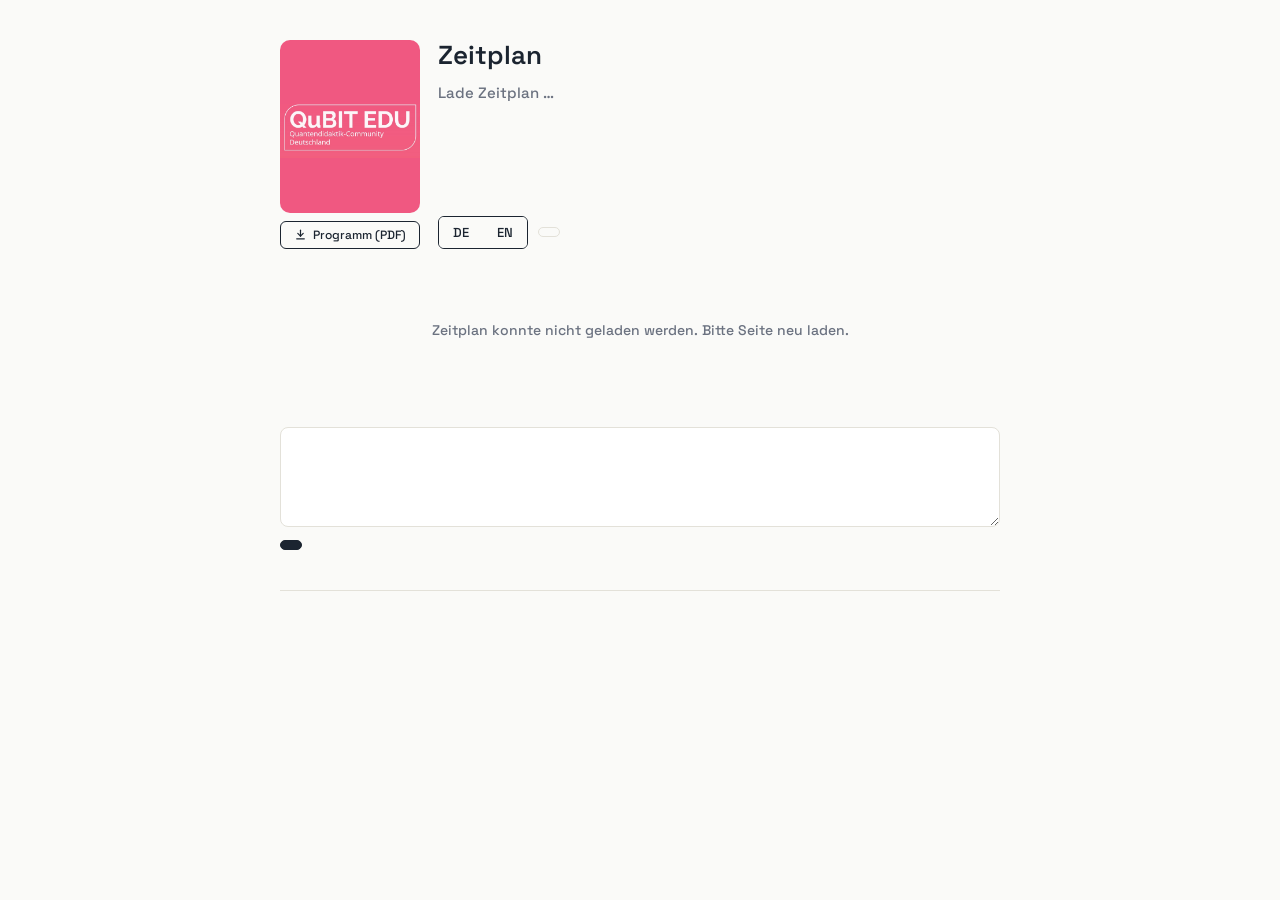
<file: index.html>
<!DOCTYPE html>
<html lang="de">
<head>
<meta charset="UTF-8">
<meta name="viewport" content="width=device-width, initial-scale=1.0">
<title>quBit · Zeitplan</title>
<link rel="stylesheet" href="fonts.css">
<script src="vendor/papaparse.min.js"></script>
<style>
  :root{
    --ink:#1B2430;
    --paper:#FAFAF8;
    --card:#FFFFFF;
    --slate:#6B7280;
    --border:#E3E1D9;
    --rail:#C9C6BA;
    --brand:#00549F;
    --red:#B0332E;
    --amber-bg:#FBEFD9;
    --amber-fg:#8A5A16;
  }
  *{box-sizing:border-box;}
  body{
    margin:0;
    background:var(--paper);
    color:var(--ink);
    font-family:'Space Grotesk',system-ui,sans-serif;
    -webkit-font-smoothing:antialiased;
  }
  .wrap{max-width:760px;margin:0 auto;padding:2.5rem 1.25rem 4rem;}
  header{margin-bottom:1.5rem;}
  .eyebrow{
    font-family:'IBM Plex Mono',monospace;
    font-size:12px;
    letter-spacing:0.08em;
    text-transform:uppercase;
    color:var(--slate);
    margin:0 0 6px;
  }
  .header-row{display:flex;align-items:stretch;gap:18px;}
  .venue-line{
    display:flex;flex-direction:column;align-items:flex-start;gap:1px;
    font-family:'IBM Plex Mono',monospace;font-size:12px;color:var(--slate);
    margin:0 0 6px;
  }
  .venue-line .venue-top{display:flex;align-items:center;gap:5px;}
  .venue-line .venue-addr{margin-left:17px;}
  .venue-line svg{flex-shrink:0;color:var(--slate);}
  .venue-line a{color:var(--slate);text-decoration:underline;}
  .venue-line a:hover{color:var(--brand);}
  .site-logo{
    height:auto;
    width:auto;
    max-width:140px;
    align-self:stretch;
    object-fit:contain;
    border-radius:10px;
    flex-shrink:0;
  }
  .header-text{display:flex;flex-direction:column;justify-content:flex-start;min-width:0;}
  .logo-col{display:flex;flex-direction:column;gap:8px;flex-shrink:0;width:140px;}
  .logo-col .site-logo{flex:1;min-height:0;width:100%;max-width:100%;align-self:auto;}
  .pdf-btn{display:flex;align-items:center;justify-content:center;gap:6px;
    font-family:'Space Grotesk',sans-serif;font-size:12px;font-weight:500;
    color:var(--ink);background:transparent;border:1px solid var(--ink);border-radius:6px;
    padding:5px 8px;text-decoration:none;white-space:nowrap;}
  .pdf-btn:hover{background:var(--ink);color:var(--paper);}
  .header-text .toolbar{margin-top:auto;padding-top:10px;}
  h1{font-size:26px;font-weight:600;margin:0 0 6px;line-height:1.2;}
  .subtitle{font-size:15px;color:var(--slate);margin:0;}

  .toolbar{display:flex;align-items:center;gap:10px;margin-top:1.25rem;flex-wrap:wrap;}
  button{
    font-family:'Space Grotesk',sans-serif;font-size:13px;font-weight:500;
    border:1px solid var(--ink);background:var(--paper);color:var(--ink);
    padding:7px 14px;border-radius:6px;cursor:pointer;
  }
  button:hover{opacity:0.85;}
  button.small{padding:4px 10px;font-size:12px;}
  button.primary{background:var(--ink);color:var(--paper);}
  button.ghost{border-color:var(--border);color:var(--slate);background:transparent;}
  .lang-switch{display:flex;border:1px solid var(--ink);border-radius:6px;overflow:hidden;}
  .lang-switch button{
    font-family:'Space Grotesk',sans-serif;font-size:13px;font-weight:500;
    border:none;border-radius:0;background:var(--paper);color:var(--ink);padding:7px 14px;cursor:pointer;
  }
  .lang-switch button.active{background:var(--ink);color:var(--paper);}
  .lang-switch button:hover{opacity:0.85;}
  .feedback-jump{white-space:nowrap;}

  .announcement{
    margin-top:1.25rem;
    background:var(--amber-bg);
    color:var(--amber-fg);
    border:1px solid #E8C888;
    border-radius:8px;
    padding:12px 14px;
    font-size:13px;
    line-height:1.5;
  }
  .announcement b{display:block;font-family:'IBM Plex Mono',monospace;font-size:11px;text-transform:uppercase;letter-spacing:0.05em;margin-bottom:4px;}

  .tabs{display:flex;gap:6px;border-bottom:1px solid var(--border);margin:2rem 0 1.25rem;flex-wrap:wrap;}
  .tab{
    font-family:'IBM Plex Mono',monospace;font-size:13px;padding:9px 14px;color:var(--slate);
    cursor:pointer;border-bottom:2px solid transparent;margin-bottom:-1px;background:none;border-top:none;border-left:none;border-right:none;
  }
  .tab.active{color:var(--ink);border-bottom-color:var(--ink);font-weight:500;}

  .track-columns-header{display:grid;grid-template-columns:1fr 1fr;gap:10px;margin-bottom:8px;}
  .track-columns-header span{
    display:block;text-align:center;
    font-family:'IBM Plex Mono',monospace;font-size:11px;text-transform:uppercase;letter-spacing:0.05em;
    color:var(--slate);padding:0 0 6px;border-bottom:1px solid var(--border);
  }
  .track-row{display:grid;grid-template-columns:1fr 1fr;gap:10px;margin-bottom:10px;align-items:start;}
  .track-col{display:flex;flex-direction:column;gap:10px;min-width:0;}
  .track-col .session{margin-bottom:0;}
  @media (max-width:520px){
    .track-row{grid-template-columns:1fr;}
    .track-columns-header{display:none;}
  }

  .session{
    background:var(--card);
    border:1px solid var(--border);
    border-radius:10px;
    margin-bottom:10px;
    overflow:hidden;
  }
  .session.changed{border-color:#D9A441;}
  .session-head{display:flex;align-items:center;gap:12px;padding:12px 14px;cursor:pointer;}

  .session.no-details .session-head{cursor:default;}
  .session.full .head-top{justify-content:center;}
  .session.full .stitle{text-align:center;}
  .tag-title{
    font-family:'Source Serif 4',serif;font-size:16px;font-weight:600;
    padding:5px 12px;border-radius:7px;display:inline-block;line-height:1.3;
  }
  .time-badge{font-family:'IBM Plex Mono',monospace;font-size:12px;color:var(--slate);white-space:nowrap;width:100px;flex-shrink:0;}
  .session.full .session-head{display:grid;grid-template-columns:110px 1fr 110px;gap:12px;align-items:center;}
  @media (max-width:520px){
    .session.full .session-head{display:flex;}
  }
  .head-main{flex:1;min-width:0;}
  .head-top{display:flex;align-items:center;gap:8px;flex-wrap:wrap;}
  .head-top-stacked{flex-direction:column;align-items:flex-start;gap:5px;}
  .stitle{font-family:'Source Serif 4',serif;font-size:16px;font-weight:600;margin:0;}
  .tag{font-family:'IBM Plex Mono',monospace;font-size:11px;padding:3px 8px;border-radius:5px;white-space:nowrap;}
  .track-chip{
    font-family:'IBM Plex Mono',monospace;font-size:10px;padding:2px 7px;border-radius:5px;
    border:1px solid var(--border);color:var(--slate);white-space:nowrap;
  }
  .changed-chip{
    font-family:'IBM Plex Mono',monospace;font-size:10px;padding:2px 7px;border-radius:5px;
    background:#F6D98A;color:#5C3E07;white-space:nowrap;
  }
  .chevron{font-size:40px;color:var(--slate);transition:transform 0.15s;flex-shrink:0;line-height:1;}
  .session.open .chevron{transform:rotate(90deg);}
  .session-body{display:none;padding:0 14px 14px 100px;font-size:14px;color:var(--ink);}
  .session-body-wide{padding-left:14px;}
  .session.open .session-body{display:block;}
  .body-line{margin:4px 0;color:var(--slate);font-size:13px;}
  .body-line b{color:var(--ink);font-weight:500;}
  .abstract-text{margin-top:8px;line-height:1.6;white-space:pre-wrap;}
  .session-image{max-width:100%;height:auto;border-radius:8px;margin-top:10px;display:block;}
  .placeholder-text{color:var(--slate);font-style:italic;}
  .hinweis-box{
    background:var(--amber-bg);color:var(--amber-fg);border-radius:6px;padding:8px 10px;
    font-size:13px;margin-bottom:8px;
  }

  .poster-list{border-top:1px solid var(--border);margin-top:2px;}
  .poster-item{border-bottom:1px solid var(--border);}
  .poster-item-head{
    display:flex;align-items:center;gap:10px;padding:10px 0;cursor:pointer;
  }
  .poster-item-flat .poster-item-head{cursor:default;}
  .poster-item-text{flex:1;min-width:0;display:flex;flex-direction:column;gap:2px;}
  .poster-title{font-family:'Source Serif 4',serif;font-size:14px;font-weight:600;line-height:1.35;}
  .poster-author{font-family:'Space Grotesk',sans-serif;font-size:12px;color:var(--slate);}
  .poster-chevron{font-size:18px;color:var(--slate);flex-shrink:0;transition:transform 0.15s;}
  .poster-item.open .poster-chevron{transform:rotate(90deg);}
  .poster-item-body{display:none;padding:0 0 12px;}
  .poster-item.open .poster-item-body{display:block;}
  .poster-item-body .abstract-text{margin-top:0;font-size:13px;}

  .workshop-list{display:grid;grid-template-columns:1fr 1fr;gap:20px;}
  .workshop-list-flat{display:block;}
  .workshop-group-label{
    font-family:'IBM Plex Mono',monospace;font-size:11px;text-transform:uppercase;letter-spacing:0.05em;
    color:var(--slate);margin:0 0 8px;padding-bottom:6px;border-bottom:1px solid var(--border);
  }
  .workshop-item{margin-bottom:12px;}
  .workshop-item:last-child{margin-bottom:0;}
  .workshop-title{font-family:'Source Serif 4',serif;font-size:14px;font-weight:600;margin:0 0 2px;line-height:1.35;}
  .workshop-institution{font-size:12px;color:var(--slate);margin:0;}
  @media (max-width:520px){
    .workshop-list{grid-template-columns:1fr;gap:16px;}
  }

  .lageplan-section{margin-top:2.5rem;}
  .section-title{font-family:'IBM Plex Mono',monospace;font-size:12px;text-transform:uppercase;letter-spacing:0.05em;color:var(--slate);margin:0 0 10px;}
  .lageplan-frame{
    width:100%;height:420px;border:1px solid var(--border);border-radius:10px;overflow:hidden;background:var(--paper);
    transition:height 0.15s;
  }
  .lageplan-frame iframe{width:100%;height:100%;border:none;background:var(--paper);}
  .lageplan-caption{font-size:12px;color:var(--slate);margin-top:6px;}

  .footer-note{margin-top:2.5rem;padding-top:1.25rem;border-top:1px solid var(--border);font-size:12px;color:var(--slate);}
  .feedback-section{margin-top:2.5rem;}
  .feedback-textarea{
    width:100%;min-height:100px;font-family:'Space Grotesk',sans-serif;font-size:14px;
    padding:10px 12px;border:1px solid var(--border);border-radius:8px;
    background:var(--card);color:var(--ink);resize:vertical;box-sizing:border-box;
  }
  .feedback-textarea:focus{outline:1px solid var(--brand);}
  .feedback-row{display:flex;align-items:center;gap:12px;margin-top:8px;}
  .feedback-privacy{font-size:12px;color:var(--slate);margin:8px 0 0;}
  .feedback-privacy a, .legal-links a{color:var(--slate);text-decoration:underline;}
  .legal-links{font-size:12px;color:var(--slate);margin:8px 0 0;}
  .feedback-status{font-size:12px;color:var(--slate);}
  .empty{padding:2rem 0;color:var(--slate);font-size:14px;}
  .state-msg{padding:3rem 0;text-align:center;color:var(--slate);font-size:14px;}
  .sr-only{position:absolute;width:1px;height:1px;overflow:hidden;clip:rect(0,0,0,0);}
</style>
</head>
<body>
<div class="wrap">
  <h1 class="sr-only">quBit-Tagungszeitplan, live aus Google Sheets geladen</h1>

  <header>
    <div class="header-row">
      <div class="logo-col">
        <img src="[data-uri]" alt="QuBIT EDU Logo" class="site-logo">
        <a class="pdf-btn" id="pdfBtn" href="files/QuBIT_EDU_Programmheft_DE.pdf" download="QuBIT_EDU_Programmheft_DE.pdf"><svg width="13" height="13" viewBox="0 0 24 24" fill="none" stroke="currentColor" stroke-width="2.2" stroke-linecap="round" stroke-linejoin="round" aria-hidden="true"><path d="M12 4v11"/><path d="M7 10l5 5 5-5"/><path d="M5 20h14"/></svg><span id="pdfLabel">Programm (PDF)</span></a>
      </div>
      <div class="header-text">
        <h1 id="title">Zeitplan</h1>
        <p class="venue-line" id="venueLine"></p>
        <p class="subtitle" id="subtitle">Wird geladen…</p>

        <div class="toolbar">
          <div class="lang-switch" id="langSwitch">
            <button data-lang="de">DE</button>
            <button data-lang="en">EN</button>
          </div>
          <button class="feedback-jump ghost small" id="feedbackJump"></button>
        </div>
      </div>
    </div>
    <div id="announcementArea"></div>
  </header>

  <div id="mainContent">
    <div class="state-msg" id="loadingMsg">Lade Zeitplan …</div>
  </div>

  <div id="lageplanArea"></div>

  <div class="feedback-section" id="feedbackSection">
    <p class="section-title" id="feedbackTitle"></p>
    <textarea id="feedbackText" class="feedback-textarea"></textarea>
    <div class="feedback-row">
      <button class="small primary" id="feedbackSubmit"></button>
      <span class="feedback-status" id="feedbackStatus"></span>
    </div>
    <p class="feedback-privacy" id="feedbackPrivacy"></p>
  </div>

  <div class="footer-note" id="footerNote"></div>
  <p class="legal-links" id="legalLinks"></p>
</div>

<script>
const SHEET_ID = '1C6HqijXLTJUAFLknmoXQRlZSWyJlxIWYHHjcYpM6uiw';

const TYPES = {
  plenum:          { de:'Plenarvortrag',   en:'Plenary talk',  bg:'#00549F', fg:'#FFFFFF' },
  vortrag:         { de:'Vortrag',         en:'Talk',          bg:'#C7DDF2', fg:'#0B3A66' },
  experimentieren: { de:'Workshop',        en:'Workshop',      bg:'#FDD48F', fg:'#7A4B00' },
  pause:           { de:'Pause',           en:'Break',         bg:'#CFD1D2', fg:'#4A4B4C' },
  pitches:         { de:'Standortpitches', en:'Site pitches',  bg:'#B49AC3', fg:'#3E2A52' },
  abschluss:       { de:'Abschluss',       en:'Closing',       bg:'#006165', fg:'#FFFFFF' },
  poster:          { de:'Postersession',   en:'Poster session',bg:'#B8D698', fg:'#2F4A1C' },
  vernetzung:      { de:'Vernetzung',      en:'Networking',    bg:'#DDEBCE', fg:'#3B4A2C' },
  dinner:          { de:'Dinner',          en:'Dinner',        bg:'#8DC060', fg:'#FFFFFF' },
  sonstiges:       { de:'Sonstiges',       en:'Other',         bg:'#F2F2F2', fg:'#595959' }
};

const STR = {
  de: {
    trackA:'Track A (DE)', trackB:'Track B (EN)', noAbstract:'Kein Abstract hinterlegt.',
    speakerLabel:'Vortragende:', roomLabel:'Raum:', locationLabel:'Ort:', titleLabel:'Titel:', authorsLabel:'Autor:innen:', institutionLabel:'Institution:', hinweisLabel:'Aktueller Hinweis',
    feedbackTitle:'Feedback', feedbackPlaceholder:'Feedback an die Organisation …', feedbackJump:'Feedback',
    feedbackPrivacy:'Hinweise zum Datenschutz', pdfLabel:'Programm (PDF)', pdfFile:'QuBIT_EDU_Programmheft_DE.pdf', privacyLabel:'Datenschutz', imprintLabel:'Impressum',
    feedbackButton:'Senden', feedbackConfirm:'Wirklich absenden?', feedbackSending:'Wird gesendet …',
    feedbackSent:'Danke, angekommen!', feedbackError:'Senden fehlgeschlagen, bitte nochmal versuchen.', feedbackEmpty:'Bitte erst etwas eintragen.',
    footerHint:'Auf einen Programmpunkt tippen, um Details und Abstract aufzuklappen.',
    loading:'Lade Zeitplan …', errorMsg:'Zeitplan konnte nicht geladen werden. Bitte Seite neu laden.',
    ankuendigung:'Ankündigung', lageplan:'Lageplan', changed:'Geändert', noEntries:'Noch keine Programmpunkte.',
    venueName:'Hörsaalzentrum C.A.R.L., 2. Obergeschoss', venueAddress:'Claßenstraße 11, 52072 Aachen'
  },
  en: {
    trackA:'Track A (DE)', trackB:'Track B (EN)', noAbstract:'No abstract yet.',
    speakerLabel:'Speaker:', roomLabel:'Room:', locationLabel:'Location:', titleLabel:'Title:', authorsLabel:'Authors:', institutionLabel:'Institution:', hinweisLabel:'Current note',
    feedbackTitle:'Feedback', feedbackPlaceholder:'Feedback for the organisers …', feedbackJump:'Feedback',
    feedbackPrivacy:'Privacy information', pdfLabel:'Programme (PDF)', pdfFile:'QuBIT_EDU_Programmheft_EN.pdf', privacyLabel:'Privacy policy', imprintLabel:'Legal notice',
    feedbackButton:'Send', feedbackConfirm:'Really send this?', feedbackSending:'Sending …',
    feedbackSent:'Thanks, received!', feedbackError:'Sending failed, please try again.', feedbackEmpty:'Please enter something first.',
    footerHint:'Tap a session to expand details and the abstract.',
    loading:'Loading schedule …', errorMsg:'Could not load the schedule. Please reload the page.',
    ankuendigung:'Announcement', lageplan:'Site map', changed:'Changed', noEntries:'No sessions yet.',
    venueName:'Lecture Hall Centre C.A.R.L., 2nd floor', venueAddress:'Claßenstraße 11, 52072 Aachen'
  }
};

let lang = 'de';
let state = { days: [], lageplan: null, allg: {} };
let activeDayIndex = 0;
const openIds = new Set();
const openPosterIds = new Set();

const el = id => document.getElementById(id);
const t = () => STR[lang];
function pickLang(de, en){
  if(lang === 'de') return de || en || '';
  return en || de || '';
}

const SHEET_GIDS = {
  'Montag': '1074899021',
  'Dienstag': '2010712504',
  'Mittwoch': '716452524',
  'Lageplan': '32789645',
  'Allgemeines': '212944011',
  'Poster': '2015953945',
  'Workshops': '1869257230'
};

function sheetUrl(name){
  const gid = SHEET_GIDS[name];
  return `https://docs.google.com/spreadsheets/d/${SHEET_ID}/export?format=csv&gid=${gid}`;
}

function fetchSheet(name){
  return new Promise((resolve, reject) => {
    Papa.parse(sheetUrl(name), {
      download: true,
      header: true,
      skipEmptyLines: true,
      complete: res => resolve(res.data),
      error: err => reject(err)
    });
  });
}

function buildDay(label_de, label_en, rows){
  const sessions = rows
    .filter(r => (r.Start && r.Start.trim()) || (r.Titel_DE && r.Titel_DE.trim()) || (r.Titel_EN && r.Titel_EN.trim()))
    .map((r, i) => ({
      id: label_de + '-' + i,
      track: (r.Track || '').trim() || 'both',
      start: (r.Start || '').trim(),
      end: (r.Ende || '').trim(),
      type: (r.Typ || '').trim().toLowerCase(),
      title_de: (r.Titel_DE || '').trim(),
      title_en: (r.Titel_EN || '').trim(),
      speaker: (r.Vortragende || '').trim(),
      authors: (r.Autor_innen || '').trim(),
      institution: (r.Institution || '').trim(),
      room: (r.Raum || '').trim(),
      abstract: (r.Abstract || '').trim(),
      abstract_en: (r.Abstract_EN || '').trim(),
      hinweis: (r.Hinweis || '').trim(),
      image: (r.Bild || '').trim(),
      slot: (r.Vortragsnummer || '').toString().trim() || null
    }));
  return { label_de, label_en, sessions };
}

function buildPosters(rows){
  return rows
    .filter(r => (r.Titel_DE && r.Titel_DE.trim()) || (r.Titel_EN && r.Titel_EN.trim()))
    .map((r, i) => ({
      id: 'poster-' + i,
      title_de: (r.Titel_DE || '').trim(),
      title_en: (r.Titel_EN || '').trim(),
      author: (r.Autor_in || '').trim(),
      authors: (r.Autor_innen || '').trim(),
      institution: (r.Institution || '').trim(),
      abstract: (r.Abstract || '').trim(),
      abstract_en: (r.Abstract_EN || '').trim()
    }));
}

function buildWorkshops(rows){
  return rows
    .filter(r => (r.Titel_DE && r.Titel_DE.trim()) || (r.Titel_EN && r.Titel_EN.trim()))
    .map((r, i) => ({
      id: 'workshop-' + i,
      slot: (r.Slot || '').toString().trim() ? parseInt(r.Slot, 10) : null,
      track: (r.Track || '').trim() || 'both',
      title_de: (r.Titel_DE || '').trim(),
      title_en: (r.Titel_EN || '').trim(),
      institution: (r.Institution || '').trim(),
      room: (r.Raum || '').trim()
    }));
}

function fieldMap(rows){
  const map = {};
  rows.forEach(r => {
    if(r.Feld) map[r.Feld.trim()] = (r.Wert || '').trim();
  });
  return map;
}

function driveFileId(link){
  if(!link) return null;
  let m = link.match(/\/d\/([a-zA-Z0-9_-]+)/);
  if(m) return m[1];
  m = link.match(/[?&]id=([a-zA-Z0-9_-]+)/);
  return m ? m[1] : null;
}

function driveEmbedUrl(link){
  if(link && link.startsWith('data:')) return null;
  const id = driveFileId(link);
  if(!id) return null;
  return `https://drive.google.com/file/d/${id}/preview`;
}

function driveImageUrl(link){
  if(!link) return null;
  if(link.startsWith('data:')) return link;
  const id = driveFileId(link);
  if(id) return `https://drive.google.com/thumbnail?id=${id}&sz=w1600`;
  // kein Drive-Link: Datei im Repo (z.B. img/datei.jpg) oder normale Bild-URL direkt verwenden
  return link;
}

async function loadAll(){
  try{
    const [mo, di, mi, lp, allg, po, ws] = await Promise.all([
      fetchSheet('Montag'), fetchSheet('Dienstag'), fetchSheet('Mittwoch'),
      fetchSheet('Lageplan'), fetchSheet('Allgemeines'),
      fetchSheet('Poster'), fetchSheet('Workshops')
    ]);
    state.days = [
      buildDay('Montag', 'Monday', mo),
      buildDay('Dienstag', 'Tuesday', di),
      buildDay('Mittwoch', 'Wednesday', mi)
    ];
    const lpMap = fieldMap(lp);
    state.lageplan = {
      link: lpMap['Bild-/PDF-Link'] || '',
      caption: lpMap['Beschriftung (optional)'] || ''
    };
    state.allg = fieldMap(allg);
    state.posters = buildPosters(po);
    state.workshops = buildWorkshops(ws);
    render();
  }catch(e){
    console.error(e);
    el('mainContent').innerHTML = `<p class="state-msg">${t().errorMsg}</p>`;
  }
}

el('feedbackJump').addEventListener('click', () => {
  el('feedbackSection').scrollIntoView({ behavior: 'smooth', block: 'start' });
  el('feedbackText').focus();
});

el('langSwitch').addEventListener('click', (e) => {
  const btn = e.target.closest('button[data-lang]');
  if(!btn) return;
  lang = btn.dataset.lang;
  render();
});

function timeToMinutes(time){
  if(!time) return 99999;
  const [h, m] = time.split(':').map(Number);
  return h * 60 + m;
}

function trackLabel(track){
  const L = t();
  if(track === 'A') return L.trackA;
  if(track === 'B') return L.trackB;
  return '';
}

function buildWorkshopList(slotKey){
  const L = t();
  const items = (state.workshops || []).filter(w => String(w.slot) === String(slotKey));
  const group = (label, arr) => {
    if(arr.length === 0) return '';
    const rows = arr.map(w => `
      <div class="workshop-item">
        <p class="workshop-title">${escapeHtml(pickLang(w.title_de, w.title_en))}</p>
        <p class="workshop-institution">${[w.institution, w.room].filter(Boolean).map(escapeHtml).join(' · ')}</p>
      </div>
    `).join('');
    return label
      ? `<div class="workshop-group"><p class="workshop-group-label">${label}</p>${rows}</div>`
      : `<div class="workshop-group">${rows}</div>`;
  };
  const aItems = items.filter(w => w.track === 'A');
  const bItems = items.filter(w => w.track === 'B');
  const untracked = items.filter(w => w.track !== 'A' && w.track !== 'B');
  const hasSplit = aItems.length > 0 || bItems.length > 0;
  const html = group(L.trackA, aItems) + group(L.trackB, bItems) + group('', untracked);
  return `<div class="workshop-list${hasSplit ? '' : ' workshop-list-flat'}">${html}</div>`;
}

function buildPosterList(){
  const L = t();
  const items = (state.posters || []).map(p => {
    const ptitle = pickLang(p.title_de, p.title_en);
    const pabstract = pickLang(p.abstract, p.abstract_en);
    const hasAbstract = !!pabstract;
    return `
      <div class="poster-item${hasAbstract ? '' : ' poster-item-flat'}" data-poster-id="${p.id}">
        <div class="poster-item-head">
          <div class="poster-item-text">
            <span class="poster-title">${escapeHtml(ptitle)}</span>
            <span class="poster-author">${escapeHtml(p.author)}${p.institution ? ' · ' + escapeHtml(p.institution) : ''}</span>
          </div>
          ${hasAbstract ? '<span class="poster-chevron">▸</span>' : ''}
        </div>
        ${hasAbstract ? `<div class="poster-item-body">
          ${p.authors ? `<p class="body-line" style="margin-bottom:6px;"><b>${L.authorsLabel}</b> ${escapeHtml(p.authors)}</p>` : ''}
          <div class="abstract-text">${linkifyAbstract(pabstract)}</div>
        </div>` : ''}
      </div>
    `;
  }).join('');
  return `<div class="poster-list">${items}</div>`;
}

function attachPosterListeners(container){
  container.querySelectorAll('.poster-item:not(.poster-item-flat)').forEach(item => {
    item.querySelector('.poster-item-head').addEventListener('click', (e) => {
      e.stopPropagation();
      const id = item.dataset.posterId;
      if(openPosterIds.has(id)) openPosterIds.delete(id); else openPosterIds.add(id);
      item.classList.toggle('open');
    });
    if(openPosterIds.has(item.dataset.posterId)) item.classList.add('open');
  });
}

function buildSessionCard(sess){
  const L = t();
  const type = TYPES[sess.type] || TYPES.sonstiges;
  const title = pickLang(sess.title_de, sess.title_en);
  const isTalk = sess.type === 'vortrag';
  const isPoster = sess.type === 'poster';
  const isWorkshop = sess.type === 'experimentieren' && sess.track === 'both';
  const workshopSlotMatch = isWorkshop ? (sess.title_de + ' ' + sess.title_en).match(/Slot\s*(\d+)/i) : null;
  const workshopSlot = workshopSlotMatch ? workshopSlotMatch[1] : (isWorkshop ? sess.slot : null);
  const hasDetails = isPoster
    ? (state.posters && state.posters.length > 0)
    : isWorkshop
      ? (state.workshops && state.workshops.some(w => String(w.slot) === String(workshopSlot)))
      : !!(sess.speaker || sess.room || sess.abstract || sess.abstract_en || sess.hinweis || sess.image);
  const isFull = sess.track === 'both';
  const hasHinweis = !!sess.hinweis;

  const card = document.createElement('div');
  card.className = 'session' + (isFull ? ' full' : '') + (hasHinweis ? ' changed' : '') + (openIds.has(sess.id) ? ' open' : '') + (hasDetails ? '' : ' no-details');

  const timeText = sess.start ? (sess.end ? `${sess.start} – ${sess.end}` : `${lang === 'de' ? 'ab' : 'from'} ${sess.start}`) : '';
  const trackChip = trackLabel(sess.track) ? `<span class="track-chip">${trackLabel(sess.track)}</span>` : '';
  const changedChip = hasHinweis ? `<span class="changed-chip">${L.changed}</span>` : '';

  const tagHtml = isTalk
    ? `<span class="tag" style="background:${type.bg};color:${type.fg}">${escapeHtml(sess.speaker || type[lang])}</span>`
    : '';
  const talkLabel = isTalk && sess.slot ? `${type[lang]} ${sess.slot}` : title;
  const titleHtml = isTalk
    ? `<p class="stitle">${escapeHtml(talkLabel || '')}</p>`
    : `<span class="tag-title" style="background:${type.bg};color:${type.fg}">${escapeHtml(title || '')}</span>`;
  const chevronHtml = hasDetails ? '<span class="chevron">▸</span>' : '';

  const headTopClass = isTalk ? 'head-top head-top-stacked' : 'head-top';

  card.innerHTML = `
    <div class="session-head">
      <span class="time-badge">${timeText}</span>
      <div class="head-main">
        <div class="${headTopClass}">
          ${titleHtml}
          ${tagHtml}
          ${trackChip}
          ${changedChip}
        </div>
      </div>
      ${chevronHtml}
    </div>
    ${hasDetails ? `
    <div class="session-body${(isPoster || isWorkshop) ? ' session-body-wide' : ''}">
      ${sess.hinweis ? `<div class="hinweis-box"><b>${L.hinweisLabel}:</b> ${escapeHtml(sess.hinweis)}</div>` : ''}
      ${isPoster ? buildPosterList() : isWorkshop ? buildWorkshopList(workshopSlot) : `
        ${sess.speaker ? `<p class="body-line"><b>${L.speakerLabel}</b> ${escapeHtml(sess.speaker)}</p>` : ''}
        ${sess.institution ? `<p class="body-line"><b>${L.institutionLabel}</b> ${escapeHtml(sess.institution)}</p>` : ''}
        ${isTalk ? `<p class="body-line"><b>${L.titleLabel}</b> ${escapeHtml(title || '')}</p>` : ''}
        ${sess.room ? `<p class="body-line"><b>${sess.type === 'dinner' ? L.locationLabel : L.roomLabel}</b> ${sess.type === 'dinner' ? `<a href="https://www.google.com/maps/search/?api=1&query=${encodeURIComponent(sess.room)}" target="_blank" rel="noopener" style="color:inherit;text-decoration:underline;">${escapeHtml(sess.room)}</a>` : escapeHtml(sess.room)}</p>` : ''}
        ${sess.authors ? `<p class="body-line"><b>${L.authorsLabel}</b> ${escapeHtml(sess.authors)}</p>` : ''}
        ${(() => { const a = pickLang(sess.abstract, sess.abstract_en); return a ? `<div class="abstract-text">${linkifyAbstract(a)}</div>` : ''; })()}
        ${sess.image ? `<img src="${driveImageUrl(sess.image)}" alt="" class="session-image" onerror="this.style.display='none';">` : ''}
      `}
    </div>` : ''}
  `;
  if(hasDetails){
    card.querySelector('.session-head').addEventListener('click', () => {
      if(openIds.has(sess.id)) openIds.delete(sess.id); else openIds.add(sess.id);
      card.classList.toggle('open');
    });
    if(isPoster){
      attachPosterListeners(card);
    }
  }
  return card;
}

function groupByStart(sessions){
  const map = new Map();
  sessions.forEach(sess => {
    const key = sess.start || ('_' + sess.id);
    if(!map.has(key)) map.set(key, []);
    map.get(key).push(sess);
  });
  return [...map.values()].sort((a, b) => timeToMinutes(a[0].start) - timeToMinutes(b[0].start));
}

function renderDay(day){
  const wrap = document.createElement('div');
  const L = t();
  if(day.sessions.length === 0){
    wrap.innerHTML = `<p class="empty">${L.noEntries}</p>`;
    return wrap;
  }
  const hasParallelTracks = day.sessions.some(sess => sess.track === 'A' || sess.track === 'B');
  if(hasParallelTracks){
    const header = document.createElement('div');
    header.className = 'track-columns-header';
    header.innerHTML = `<span>${L.trackA}</span><span>${L.trackB}</span>`;
    wrap.appendChild(header);
  }
  const groups = groupByStart(day.sessions);
  groups.forEach(group => {
    const bothArr = group.filter(sess => sess.track === 'both');
    const aArr = group.filter(sess => sess.track === 'A');
    const bArr = group.filter(sess => sess.track === 'B');
    bothArr.forEach(sess => wrap.appendChild(buildSessionCard(sess)));
    if(aArr.length > 0 || bArr.length > 0){
      const row = document.createElement('div');
      row.className = 'track-row';
      const colA = document.createElement('div');
      colA.className = 'track-col';
      aArr.forEach(sess => colA.appendChild(buildSessionCard(sess)));
      const colB = document.createElement('div');
      colB.className = 'track-col';
      bArr.forEach(sess => colB.appendChild(buildSessionCard(sess)));
      row.appendChild(colA);
      row.appendChild(colB);
      wrap.appendChild(row);
    }
  });
  return wrap;
}

function escapeHtml(str){
  const div = document.createElement('div');
  div.textContent = str || '';
  return div.innerHTML;
}

function linkifyAbstract(str){
  const escaped = escapeHtml(str);
  const linkAttrs = 'target="_blank" rel="noopener" style="color:inherit;text-decoration:underline;"';
  const saved = [];
  // [Linktext](https://...) -> verlinktes Wort
  let out = escaped.replace(/\[([^\]]+)\]\((https?:\/\/[^\s)"<]+)\)/g, (m, text, url) => {
    saved.push(`<a href="${url}" ${linkAttrs}>${text}</a>`);
    return `\u0000${saved.length - 1}\u0000`;
  });
  // nackte URLs -> Link
  out = out.replace(/(https?:\/\/[^\s<"\u0000]+)/g, url => {
    const clean = url.replace(/[)\].,;:!?]+$/, '');
    const trail = url.slice(clean.length);
    return `<a href="${clean}" ${linkAttrs}>${clean}</a>${trail}`;
  });
  return out.replace(/\u0000(\d+)\u0000/g, (m, i) => saved[i]);
}

function renderTabs(){
  const tabs = document.createElement('div');
  tabs.className = 'tabs';
  state.days.forEach((day, i) => {
    const tab = document.createElement('button');
    tab.className = 'tab' + (i === activeDayIndex ? ' active' : '');
    tab.textContent = pickLang(day.label_de, day.label_en);
    tab.addEventListener('click', () => {
      activeDayIndex = i;
      try{ localStorage.setItem('qubit-active-day', String(i)); }catch(e){}
      render();
    });
    tabs.appendChild(tab);
  });
  return tabs;
}

function renderLageplan(){
  const area = el('lageplanArea');
  area.innerHTML = '';
  if(!state.lageplan || !state.lageplan.link) return;
  const embed = driveEmbedUrl(state.lageplan.link);
  const imgUrl = driveImageUrl(state.lageplan.link);
  if(!embed && !imgUrl) return;
  const L = t();
  const section = document.createElement('div');
  section.className = 'lageplan-section';
  section.innerHTML = `
    <p class="section-title">${L.lageplan}</p>
    <div class="lageplan-frame">
      <img id="lageplanImg" src="${imgUrl || ''}" alt="Lageplan" style="width:100%;height:100%;object-fit:contain;background:var(--paper);display:block;">
      <iframe id="lageplanFallback" src="${embed || ''}" style="display:none;width:100%;height:100%;border:none;" allow="autoplay"></iframe>
    </div>
    ${state.lageplan.caption ? `<p class="lageplan-caption">${escapeHtml(state.lageplan.caption)}</p>` : ''}
  `;
  const img = section.querySelector('#lageplanImg');
  img.style.objectFit = 'cover';
  img.addEventListener('load', () => {
    const frame = img.closest('.lageplan-frame');
    if(!frame || !img.naturalWidth) return;
    const ratio = img.naturalHeight / img.naturalWidth;
    const computedHeight = Math.round(frame.offsetWidth * ratio);
    frame.style.height = Math.min(computedHeight, 600) + 'px';
    img.style.objectFit = computedHeight > 600 ? 'contain' : 'cover';
  });
  img.addEventListener('error', () => {
    img.style.display = 'none';
    if(embed) section.querySelector('#lageplanFallback').style.display = 'block';
  });
  area.appendChild(section);
}

function render(){
  const L = t();
  const titleKey = lang === 'de' ? 'Titel (DE)' : 'Titel (EN)';
  const subKey = lang === 'de' ? 'Untertitel (DE)' : 'Untertitel (EN)';

  el('venueLine').innerHTML = `
    <span class="venue-top"><svg width="12" height="12" viewBox="0 0 24 24" xmlns="http://www.w3.org/2000/svg"><path fill="currentColor" d="M12 2C7.58 2 4 5.58 4 10c0 5.25 7 12 8 12s8-6.75 8-12c0-4.42-3.58-8-8-8zm0 11a3 3 0 110-6 3 3 0 010 6z"/></svg> ${L.venueName}</span>
    <a class="venue-addr" href="https://www.google.com/maps/search/?api=1&query=Cla%C3%9Fenstra%C3%9Fe+11+52072+Aachen" target="_blank" rel="noopener">${L.venueAddress}</a>
  `;
  el('title').textContent = pickLang(state.allg['Titel (DE)'], state.allg['Titel (EN)']) || 'Zeitplan';
  el('subtitle').textContent = pickLang(state.allg['Untertitel (DE)'], state.allg['Untertitel (EN)']);
  el('footerNote').textContent = L.footerHint;

  const ann = pickLang(state.allg['Ankündigung (DE)'], state.allg['Ankündigung (EN)']);
  const annTitle = pickLang(state.allg['Titel Ankündigung (DE)'], state.allg['Titel Ankündigung (EN)']) || L.ankuendigung;
  const annArea = el('announcementArea');
  annArea.innerHTML = ann
    ? `<div class="announcement"><b>${escapeHtml(annTitle)}</b>${linkifyAbstract(ann)}</div>`
    : '';

  el('langSwitch').querySelectorAll('button').forEach(b => {
    b.classList.toggle('active', b.dataset.lang === lang);
  });

  const content = el('mainContent');
  content.innerHTML = '';
  content.appendChild(renderTabs());
  const day = state.days[activeDayIndex] || state.days[0];
  if(day) content.appendChild(renderDay(day));

  el('feedbackTitle').textContent = L.feedbackTitle;
  el('feedbackJump').textContent = L.feedbackJump;
  el('pdfLabel').textContent = L.pdfLabel;
  el('pdfBtn').setAttribute('href', 'files/' + L.pdfFile);
  el('pdfBtn').setAttribute('download', L.pdfFile);
  el('feedbackText').placeholder = L.feedbackPlaceholder;
  el('feedbackPrivacy').innerHTML = `<a href="datenschutz.html?lang=${lang}">${escapeHtml(L.feedbackPrivacy)}</a>`;
  el('legalLinks').innerHTML = `<a href="https://www.institut-1a.physik.rwth-aachen.de/cms/institut-1a/footer/service/~hujz/impressum/" target="_blank" rel="noopener">${escapeHtml(L.imprintLabel)}</a> · <a href="datenschutz.html?lang=${lang}">${escapeHtml(L.privacyLabel)}</a>`;
  el('feedbackSubmit').textContent = L.feedbackButton;

  renderLageplan();
}

el('subtitle').textContent = STR.de.loading;

const FEEDBACK_URL = 'https://script.google.com/macros/s/AKfycbzoH4-kugbWwop8jx7tuEztl9vAaZnWhHgHdtD_7NZ1IN3lOxgN0flNEH_kFcHDJiLVnA/exec';

el('feedbackSubmit').addEventListener('click', async () => {
  const L = t();
  const text = el('feedbackText').value.trim();
  if(!text){
    el('feedbackStatus').textContent = L.feedbackEmpty;
    return;
  }
  if(!confirm(L.feedbackConfirm)) return;

  el('feedbackSubmit').disabled = true;
  el('feedbackStatus').textContent = L.feedbackSending;
  try{
    await fetch(FEEDBACK_URL, {
      method: 'POST',
      body: JSON.stringify({ message: text })
    });
    el('feedbackText').value = '';
    el('feedbackStatus').textContent = L.feedbackSent;
  }catch(e){
    console.error(e);
    el('feedbackStatus').textContent = L.feedbackError;
  }
  el('feedbackSubmit').disabled = false;
});

try{
  const savedDay = parseInt(localStorage.getItem('qubit-active-day'), 10);
  if(!isNaN(savedDay)) activeDayIndex = savedDay;
}catch(e){}

loadAll();
setInterval(loadAll, 5 * 60 * 1000);
</script>
</body>
</html>
</file>
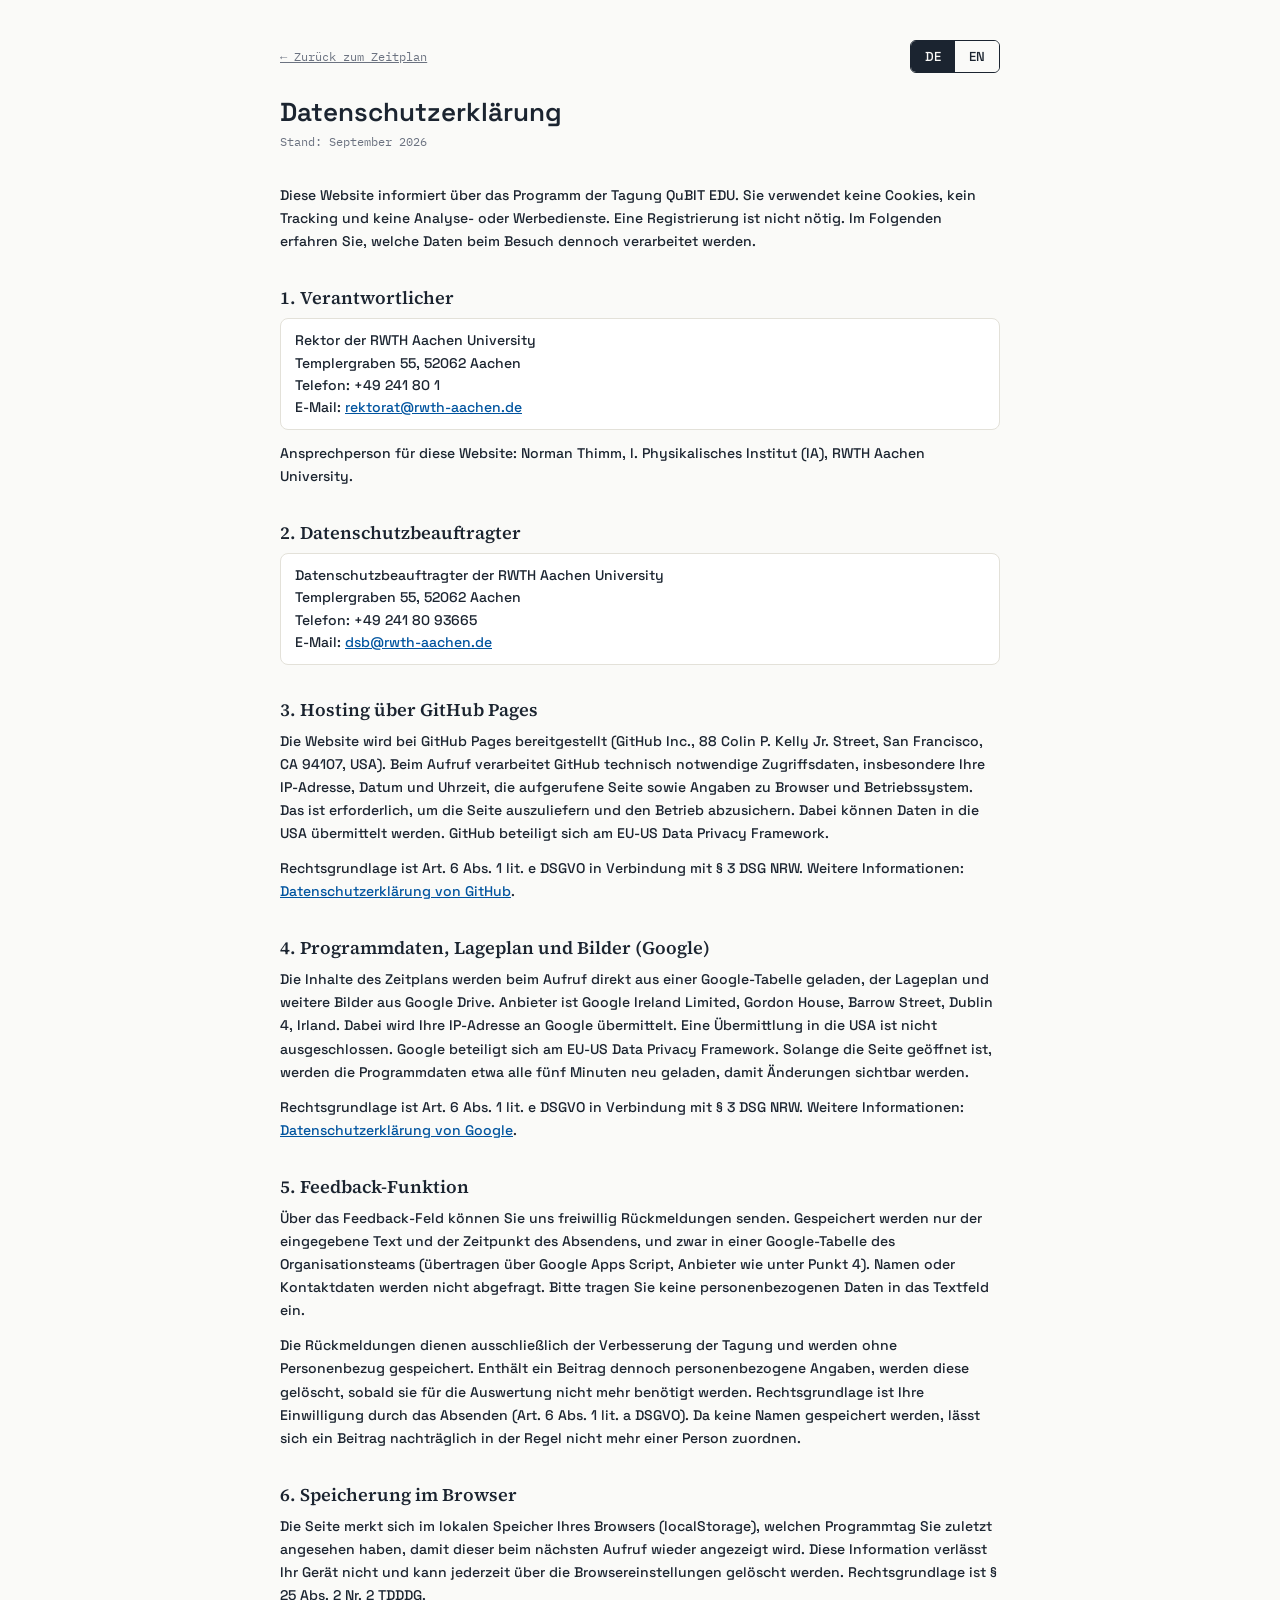
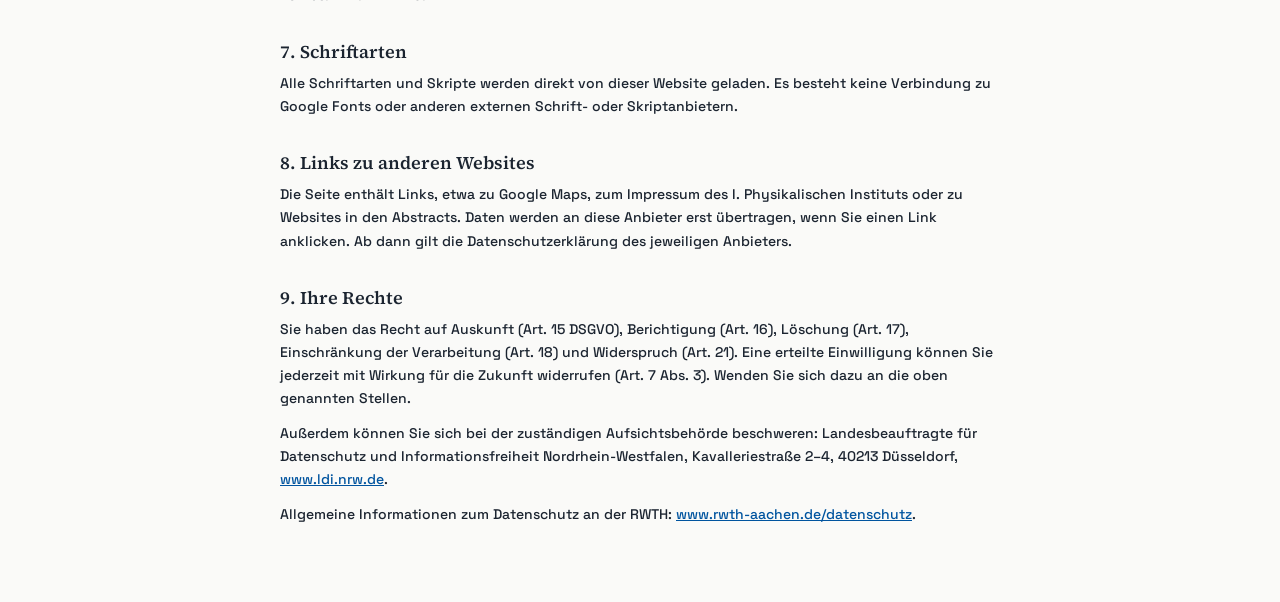
<file: datenschutz.html>
<!DOCTYPE html>
<html lang="de">
<head>
<meta charset="UTF-8">
<meta name="viewport" content="width=device-width, initial-scale=1.0">
<title>quBit · Datenschutz</title>
<link rel="stylesheet" href="fonts.css">
<style>
  :root{
    --ink:#1B2430;
    --paper:#FAFAF8;
    --card:#FFFFFF;
    --slate:#6B7280;
    --border:#E3E1D9;
    --brand:#00549F;
  }
  *{box-sizing:border-box;}
  body{margin:0;background:var(--paper);color:var(--ink);font-family:'Space Grotesk',system-ui,sans-serif;-webkit-font-smoothing:antialiased;}
  .wrap{max-width:760px;margin:0 auto;padding:2.5rem 1.25rem 4rem;}
  .top{display:flex;align-items:center;justify-content:space-between;gap:12px;flex-wrap:wrap;margin-bottom:1.5rem;}
  .back{font-family:'IBM Plex Mono',monospace;font-size:12px;color:var(--slate);text-decoration:underline;}
  .lang-switch{display:flex;border:1px solid var(--ink);border-radius:6px;overflow:hidden;}
  .lang-switch button{font-family:'Space Grotesk',sans-serif;font-size:13px;font-weight:500;border:none;border-radius:0;background:var(--paper);color:var(--ink);padding:7px 14px;cursor:pointer;}
  .lang-switch button.active{background:var(--ink);color:var(--paper);}
  h1{font-size:26px;font-weight:600;margin:0 0 4px;line-height:1.2;}
  .stand{font-family:'IBM Plex Mono',monospace;font-size:12px;color:var(--slate);margin:0 0 2rem;}
  h2{font-family:'Source Serif 4',serif;font-size:18px;font-weight:600;margin:2rem 0 .5rem;}
  p, li{font-size:14px;line-height:1.65;}
  p{margin:0 0 .75rem;}
  ul{margin:0 0 .75rem;padding-left:1.2rem;}
  a{color:var(--brand);}
  .addr{background:var(--card);border:1px solid var(--border);border-radius:8px;padding:10px 14px;margin:0 0 .75rem;font-size:14px;line-height:1.6;}
  [data-lang]{display:none;}
  body.de [data-lang="de"], body.en [data-lang="en"]{display:block;}
</style>
</head>
<body class="de">
<div class="wrap">
  <div class="top">
    <a class="back" id="backLink" href="./"></a>
    <div class="lang-switch" id="langSwitch">
      <button data-set="de">DE</button>
      <button data-set="en">EN</button>
    </div>
  </div>

  <!-- ===================== DEUTSCH ===================== -->
  <div data-lang="de">
    <h1>Datenschutzerklärung</h1>
    <p class="stand">Stand: September 2026</p>

    <p>Diese Website informiert über das Programm der Tagung QuBIT EDU. Sie verwendet keine Cookies, kein Tracking und keine Analyse- oder Werbedienste. Eine Registrierung ist nicht nötig. Im Folgenden erfahren Sie, welche Daten beim Besuch dennoch verarbeitet werden.</p>

    <h2>1. Verantwortlicher</h2>
    <div class="addr">Rektor der RWTH Aachen University<br>Templergraben 55, 52062 Aachen<br>Telefon: +49 241 80 1<br>E-Mail: <a href="mailto:rektorat@rwth-aachen.de">rektorat@rwth-aachen.de</a></div>
    <p>Ansprechperson für diese Website: Norman Thimm, I. Physikalisches Institut (IA), RWTH Aachen University.</p>

    <h2>2. Datenschutzbeauftragter</h2>
    <div class="addr">Datenschutzbeauftragter der RWTH Aachen University<br>Templergraben 55, 52062 Aachen<br>Telefon: +49 241 80 93665<br>E-Mail: <a href="mailto:dsb@rwth-aachen.de">dsb@rwth-aachen.de</a></div>

    <h2>3. Hosting über GitHub Pages</h2>
    <p>Die Website wird bei GitHub Pages bereitgestellt (GitHub Inc., 88 Colin P. Kelly Jr. Street, San Francisco, CA 94107, USA). Beim Aufruf verarbeitet GitHub technisch notwendige Zugriffsdaten, insbesondere Ihre IP-Adresse, Datum und Uhrzeit, die aufgerufene Seite sowie Angaben zu Browser und Betriebssystem. Das ist erforderlich, um die Seite auszuliefern und den Betrieb abzusichern. Dabei können Daten in die USA übermittelt werden. GitHub beteiligt sich am EU-US Data Privacy Framework.</p>
    <p>Rechtsgrundlage ist Art. 6 Abs. 1 lit. e DSGVO in Verbindung mit § 3 DSG NRW. Weitere Informationen: <a href="https://docs.github.com/de/site-policy/privacy-policies/github-general-privacy-statement" target="_blank" rel="noopener">Datenschutzerklärung von GitHub</a>.</p>

    <h2>4. Programmdaten, Lageplan und Bilder (Google)</h2>
    <p>Die Inhalte des Zeitplans werden beim Aufruf direkt aus einer Google-Tabelle geladen, der Lageplan und weitere Bilder aus Google Drive. Anbieter ist Google Ireland Limited, Gordon House, Barrow Street, Dublin 4, Irland. Dabei wird Ihre IP-Adresse an Google übermittelt. Eine Übermittlung in die USA ist nicht ausgeschlossen. Google beteiligt sich am EU-US Data Privacy Framework. Solange die Seite geöffnet ist, werden die Programmdaten etwa alle fünf Minuten neu geladen, damit Änderungen sichtbar werden.</p>
    <p>Rechtsgrundlage ist Art. 6 Abs. 1 lit. e DSGVO in Verbindung mit § 3 DSG NRW. Weitere Informationen: <a href="https://policies.google.com/privacy?hl=de" target="_blank" rel="noopener">Datenschutzerklärung von Google</a>.</p>

    <h2>5. Feedback-Funktion</h2>
    <p>Über das Feedback-Feld können Sie uns freiwillig Rückmeldungen senden. Gespeichert werden nur der eingegebene Text und der Zeitpunkt des Absendens, und zwar in einer Google-Tabelle des Organisationsteams (übertragen über Google Apps Script, Anbieter wie unter Punkt 4). Namen oder Kontaktdaten werden nicht abgefragt. Bitte tragen Sie keine personenbezogenen Daten in das Textfeld ein.</p>
    <p>Die Rückmeldungen dienen ausschließlich der Verbesserung der Tagung und werden ohne Personenbezug gespeichert. Enthält ein Beitrag dennoch personenbezogene Angaben, werden diese gelöscht, sobald sie für die Auswertung nicht mehr benötigt werden. Rechtsgrundlage ist Ihre Einwilligung durch das Absenden (Art. 6 Abs. 1 lit. a DSGVO). Da keine Namen gespeichert werden, lässt sich ein Beitrag nachträglich in der Regel nicht mehr einer Person zuordnen.</p>

    <h2>6. Speicherung im Browser</h2>
    <p>Die Seite merkt sich im lokalen Speicher Ihres Browsers (localStorage), welchen Programmtag Sie zuletzt angesehen haben, damit dieser beim nächsten Aufruf wieder angezeigt wird. Diese Information verlässt Ihr Gerät nicht und kann jederzeit über die Browsereinstellungen gelöscht werden. Rechtsgrundlage ist § 25 Abs. 2 Nr. 2 TDDDG.</p>

    <h2>7. Schriftarten</h2>
    <p>Alle Schriftarten und Skripte werden direkt von dieser Website geladen. Es besteht keine Verbindung zu Google Fonts oder anderen externen Schrift- oder Skriptanbietern.</p>

    <h2>8. Links zu anderen Websites</h2>
    <p>Die Seite enthält Links, etwa zu Google Maps, zum Impressum des I. Physikalischen Instituts oder zu Websites in den Abstracts. Daten werden an diese Anbieter erst übertragen, wenn Sie einen Link anklicken. Ab dann gilt die Datenschutzerklärung des jeweiligen Anbieters.</p>

    <h2>9. Ihre Rechte</h2>
    <p>Sie haben das Recht auf Auskunft (Art. 15 DSGVO), Berichtigung (Art. 16), Löschung (Art. 17), Einschränkung der Verarbeitung (Art. 18) und Widerspruch (Art. 21). Eine erteilte Einwilligung können Sie jederzeit mit Wirkung für die Zukunft widerrufen (Art. 7 Abs. 3). Wenden Sie sich dazu an die oben genannten Stellen.</p>
    <p>Außerdem können Sie sich bei der zuständigen Aufsichtsbehörde beschweren: Landesbeauftragte für Datenschutz und Informationsfreiheit Nordrhein-Westfalen, Kavalleriestraße 2–4, 40213 Düsseldorf, <a href="https://www.ldi.nrw.de" target="_blank" rel="noopener">www.ldi.nrw.de</a>.</p>
    <p>Allgemeine Informationen zum Datenschutz an der RWTH: <a href="https://www.rwth-aachen.de/datenschutz" target="_blank" rel="noopener">www.rwth-aachen.de/datenschutz</a>.</p>
  </div>

  <!-- ===================== ENGLISH ===================== -->
  <div data-lang="en">
    <h1>Privacy policy</h1>
    <p class="stand">Last updated: September 2026</p>

    <p>This website provides the programme of the QuBIT EDU conference. It uses no cookies, no tracking and no analytics or advertising services, and no registration is required. The following explains which data are nevertheless processed when you visit it. The German version is legally binding.</p>

    <h2>1. Controller</h2>
    <div class="addr">Rector of RWTH Aachen University<br>Templergraben 55, 52062 Aachen, Germany<br>Phone: +49 241 80 1<br>Email: <a href="mailto:rektorat@rwth-aachen.de">rektorat@rwth-aachen.de</a></div>
    <p>Contact person for this website: Norman Thimm, I. Institute of Physics (IA), RWTH Aachen University.</p>

    <h2>2. Data protection officer</h2>
    <div class="addr">Data Protection Officer of RWTH Aachen University<br>Templergraben 55, 52062 Aachen, Germany<br>Phone: +49 241 80 93665<br>Email: <a href="mailto:dsb@rwth-aachen.de">dsb@rwth-aachen.de</a></div>

    <h2>3. Hosting via GitHub Pages</h2>
    <p>The website is served by GitHub Pages (GitHub Inc., 88 Colin P. Kelly Jr. Street, San Francisco, CA 94107, USA). When you visit it, GitHub processes technically necessary access data, in particular your IP address, date and time, the page requested and information about your browser and operating system. This is required to deliver the site and keep it secure. Data may be transferred to the USA. GitHub participates in the EU-US Data Privacy Framework.</p>
    <p>Legal basis: Art. 6(1)(e) GDPR in conjunction with § 3 DSG NRW. More information: <a href="https://docs.github.com/en/site-policy/privacy-policies/github-general-privacy-statement" target="_blank" rel="noopener">GitHub privacy statement</a>.</p>

    <h2>4. Programme data, site map and images (Google)</h2>
    <p>The schedule content is loaded directly from a Google spreadsheet when you open the page, and the site map and other images are loaded from Google Drive. The provider is Google Ireland Limited, Gordon House, Barrow Street, Dublin 4, Ireland. Your IP address is transmitted to Google in the process, and a transfer to the USA cannot be ruled out. Google participates in the EU-US Data Privacy Framework. While the page is open, the programme data are reloaded about every five minutes so that changes become visible.</p>
    <p>Legal basis: Art. 6(1)(e) GDPR in conjunction with § 3 DSG NRW. More information: <a href="https://policies.google.com/privacy?hl=en" target="_blank" rel="noopener">Google privacy policy</a>.</p>

    <h2>5. Feedback function</h2>
    <p>You can voluntarily send us feedback via the feedback field. Only the text you enter and the time of submission are stored, in a Google spreadsheet of the organising team (transmitted via Google Apps Script, provider as in section 4). Names and contact details are not requested. Please do not enter any personal data in the text field.</p>
    <p>Feedback is used solely to improve the conference and is stored without reference to any person. If a submission nevertheless contains personal data, these are deleted as soon as they are no longer needed for the evaluation. Legal basis: your consent by submitting (Art. 6(1)(a) GDPR). Since no names are stored, a submission can usually not be linked to a person afterwards.</p>

    <h2>6. Storage in your browser</h2>
    <p>The page stores in your browser's local storage (localStorage) which programme day you viewed last, so that it is shown again on your next visit. This information never leaves your device and can be deleted at any time via your browser settings. Legal basis: § 25(2) no. 2 TDDDG.</p>

    <h2>7. Fonts</h2>
    <p>All fonts and scripts are loaded directly from this website. There is no connection to Google Fonts or any other external font or script provider.</p>

    <h2>8. Links to other websites</h2>
    <p>The page contains links, for example to Google Maps, to the legal notice of the I. Institute of Physics or to websites mentioned in abstracts. Data are only transmitted to these providers once you click a link. From then on, the provider's own privacy policy applies.</p>

    <h2>9. Your rights</h2>
    <p>You have the right of access (Art. 15 GDPR), rectification (Art. 16), erasure (Art. 17), restriction of processing (Art. 18) and to object (Art. 21). You can withdraw consent at any time with effect for the future (Art. 7(3)). Please contact the offices named above.</p>
    <p>You also have the right to lodge a complaint with the competent supervisory authority: Landesbeauftragte für Datenschutz und Informationsfreiheit Nordrhein-Westfalen, Kavalleriestraße 2–4, 40213 Düsseldorf, Germany, <a href="https://www.ldi.nrw.de" target="_blank" rel="noopener">www.ldi.nrw.de</a>.</p>
    <p>General information on data protection at RWTH: <a href="https://www.rwth-aachen.de/datenschutz" target="_blank" rel="noopener">www.rwth-aachen.de/datenschutz</a>.</p>
  </div>
</div>

<script>
  const BACK = { de: '← Zurück zum Zeitplan', en: '← Back to the schedule' };
  function setLang(l){
    if(l !== 'en') l = 'de';
    document.body.className = l;
    document.documentElement.lang = l;
    document.title = l === 'en' ? 'quBit · Privacy policy' : 'quBit · Datenschutz';
    document.getElementById('backLink').textContent = BACK[l];
    document.querySelectorAll('#langSwitch button').forEach(b => b.classList.toggle('active', b.dataset.set === l));
  }
  document.getElementById('langSwitch').addEventListener('click', e => {
    const b = e.target.closest('button[data-set]');
    if(b) setLang(b.dataset.set);
  });
  setLang(new URLSearchParams(location.search).get('lang'));
</script>
</body>
</html>
</file>
<file: fonts.css>
@font-face{font-family:'Space Grotesk';font-style:normal;font-display:swap;font-weight:500;src:url('fonts/space-grotesk-latin-ext-500-normal.woff2') format('woff2');unicode-range:U+0100-02BA,U+02BD-02C5,U+02C7-02CC,U+02CE-02D7,U+02DD-02FF,U+0304,U+0308,U+0329,U+1D00-1DBF,U+1E00-1E9F,U+1EF2-1EFF,U+2020,U+20A0-20AB,U+20AD-20C0,U+2113,U+2C60-2C7F,U+A720-A7FF;}
@font-face{font-family:'Space Grotesk';font-style:normal;font-display:swap;font-weight:600;src:url('fonts/space-grotesk-latin-ext-600-normal.woff2') format('woff2');unicode-range:U+0100-02BA,U+02BD-02C5,U+02C7-02CC,U+02CE-02D7,U+02DD-02FF,U+0304,U+0308,U+0329,U+1D00-1DBF,U+1E00-1E9F,U+1EF2-1EFF,U+2020,U+20A0-20AB,U+20AD-20C0,U+2113,U+2C60-2C7F,U+A720-A7FF;}
@font-face{font-family:'Space Grotesk';font-style:normal;font-display:swap;font-weight:500;src:url('fonts/space-grotesk-latin-500-normal.woff2') format('woff2');unicode-range:U+0000-00FF,U+0131,U+0152-0153,U+02BB-02BC,U+02C6,U+02DA,U+02DC,U+0304,U+0308,U+0329,U+2000-206F,U+20AC,U+2122,U+2191,U+2193,U+2212,U+2215,U+FEFF,U+FFFD;}
@font-face{font-family:'Space Grotesk';font-style:normal;font-display:swap;font-weight:600;src:url('fonts/space-grotesk-latin-600-normal.woff2') format('woff2');unicode-range:U+0000-00FF,U+0131,U+0152-0153,U+02BB-02BC,U+02C6,U+02DA,U+02DC,U+0304,U+0308,U+0329,U+2000-206F,U+20AC,U+2122,U+2191,U+2193,U+2212,U+2215,U+FEFF,U+FFFD;}
@font-face{font-family:'IBM Plex Mono';font-style:normal;font-display:swap;font-weight:400;src:url('fonts/ibm-plex-mono-latin-ext-400-normal.woff2') format('woff2');unicode-range:U+0100-02BA,U+02BD-02C5,U+02C7-02CC,U+02CE-02D7,U+02DD-02FF,U+0304,U+0308,U+0329,U+1D00-1DBF,U+1E00-1E9F,U+1EF2-1EFF,U+2020,U+20A0-20AB,U+20AD-20C0,U+2113,U+2C60-2C7F,U+A720-A7FF;}
@font-face{font-family:'IBM Plex Mono';font-style:normal;font-display:swap;font-weight:500;src:url('fonts/ibm-plex-mono-latin-ext-500-normal.woff2') format('woff2');unicode-range:U+0100-02BA,U+02BD-02C5,U+02C7-02CC,U+02CE-02D7,U+02DD-02FF,U+0304,U+0308,U+0329,U+1D00-1DBF,U+1E00-1E9F,U+1EF2-1EFF,U+2020,U+20A0-20AB,U+20AD-20C0,U+2113,U+2C60-2C7F,U+A720-A7FF;}
@font-face{font-family:'IBM Plex Mono';font-style:normal;font-display:swap;font-weight:400;src:url('fonts/ibm-plex-mono-latin-400-normal.woff2') format('woff2');unicode-range:U+0000-00FF,U+0131,U+0152-0153,U+02BB-02BC,U+02C6,U+02DA,U+02DC,U+0304,U+0308,U+0329,U+2000-206F,U+20AC,U+2122,U+2191,U+2193,U+2212,U+2215,U+FEFF,U+FFFD;}
@font-face{font-family:'IBM Plex Mono';font-style:normal;font-display:swap;font-weight:500;src:url('fonts/ibm-plex-mono-latin-500-normal.woff2') format('woff2');unicode-range:U+0000-00FF,U+0131,U+0152-0153,U+02BB-02BC,U+02C6,U+02DA,U+02DC,U+0304,U+0308,U+0329,U+2000-206F,U+20AC,U+2122,U+2191,U+2193,U+2212,U+2215,U+FEFF,U+FFFD;}
@font-face{font-family:'Source Serif 4';font-style:normal;font-display:swap;font-weight:400;src:url('fonts/source-serif-4-latin-ext-400-normal.woff2') format('woff2');unicode-range:U+0100-02BA,U+02BD-02C5,U+02C7-02CC,U+02CE-02D7,U+02DD-02FF,U+0304,U+0308,U+0329,U+1D00-1DBF,U+1E00-1E9F,U+1EF2-1EFF,U+2020,U+20A0-20AB,U+20AD-20C0,U+2113,U+2C60-2C7F,U+A720-A7FF;}
@font-face{font-family:'Source Serif 4';font-style:normal;font-display:swap;font-weight:600;src:url('fonts/source-serif-4-latin-ext-600-normal.woff2') format('woff2');unicode-range:U+0100-02BA,U+02BD-02C5,U+02C7-02CC,U+02CE-02D7,U+02DD-02FF,U+0304,U+0308,U+0329,U+1D00-1DBF,U+1E00-1E9F,U+1EF2-1EFF,U+2020,U+20A0-20AB,U+20AD-20C0,U+2113,U+2C60-2C7F,U+A720-A7FF;}
@font-face{font-family:'Source Serif 4';font-style:normal;font-display:swap;font-weight:400;src:url('fonts/source-serif-4-latin-400-normal.woff2') format('woff2');unicode-range:U+0000-00FF,U+0131,U+0152-0153,U+02BB-02BC,U+02C6,U+02DA,U+02DC,U+0304,U+0308,U+0329,U+2000-206F,U+20AC,U+2122,U+2191,U+2193,U+2212,U+2215,U+FEFF,U+FFFD;}
@font-face{font-family:'Source Serif 4';font-style:normal;font-display:swap;font-weight:600;src:url('fonts/source-serif-4-latin-600-normal.woff2') format('woff2');unicode-range:U+0000-00FF,U+0131,U+0152-0153,U+02BB-02BC,U+02C6,U+02DA,U+02DC,U+0304,U+0308,U+0329,U+2000-206F,U+20AC,U+2122,U+2191,U+2193,U+2212,U+2215,U+FEFF,U+FFFD;}
</file>
